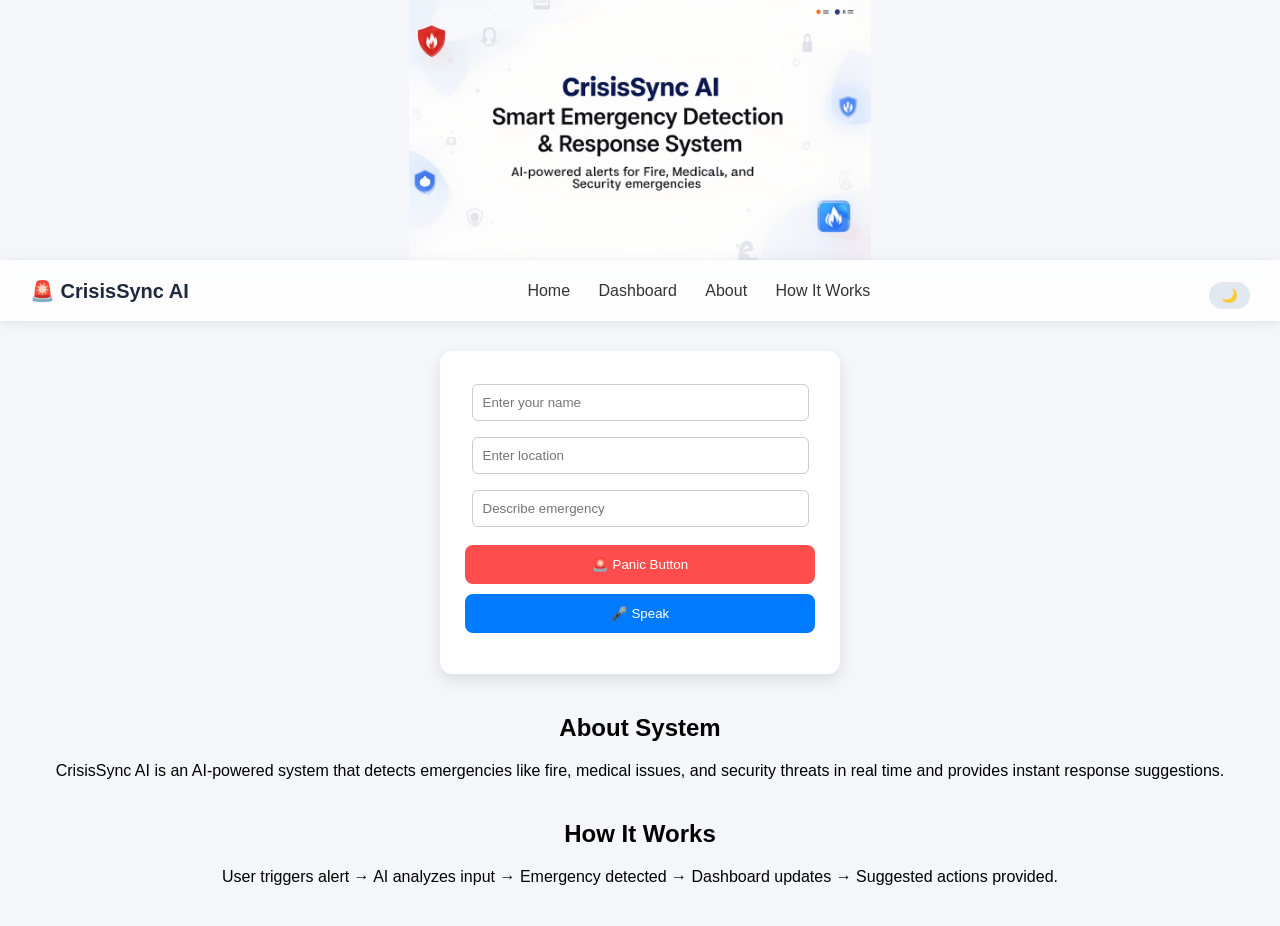
<file: index.html>
<!doctype html>
<html>
  <head>
    <title>CrisisSync AI</title>
   <link rel="stylesheet" href="style.css" />
  </head>

  <body>
    <!-- 🔷 HERO IMAGE -->
    <div class="hero"></div>
    <!-- 🔷 NAVBAR -->
    <div class="navbar">
      <div class="logo">🚨 CrisisSync AI</div>
      <div class="nav-links">
        <a href="index.html">Home</a>
        <a href="dashboard.html">Dashboard</a>
        <a href="#about">About</a>
        <a href="#how">How It Works</a>
      </div>
      <button onclick="toggleDarkMode()" class="toggle-btn">🌙</button>
    </div>
    <!-- 🔔 POPUP -->
    <div id="popup">Alert Sent Successfully!</div>

    <!-- 🔊 SOUND -->
    <audio id="alertSound">
      <source src="alert.mp3" type="audio/mpeg" />
    </audio>

    <!-- 🔷 MAIN UI -->
    <div class="container">
      <input id="name" placeholder="Enter your name" />
      <input id="location" placeholder="Enter location" />
      <input id="message" placeholder="Describe emergency" />

      <button class="panic" onclick="triggerPanic()">🚨 Panic Button</button>
      <button class="voice" onclick="startVoice()">🎤 Speak</button>

      <p id="output"></p>
    </div>

    <!-- 🔷 ABOUT -->
    <div id="about" style="margin: 40px">
      <h2>About System</h2>
      <p>
        CrisisSync AI is an AI-powered system that detects emergencies like
        fire, medical issues, and security threats in real time and provides
        instant response suggestions.
      </p>
    </div>

    <!-- 🔷 HOW IT WORKS -->
    <div id="how" style="margin: 40px">
      <h2>How It Works</h2>
      <p>
        User triggers alert → AI analyzes input → Emergency detected → Dashboard
        updates → Suggested actions provided.
      </p>
    </div>

    <script src="script.js"></script>
  </body>
</html>
</file>
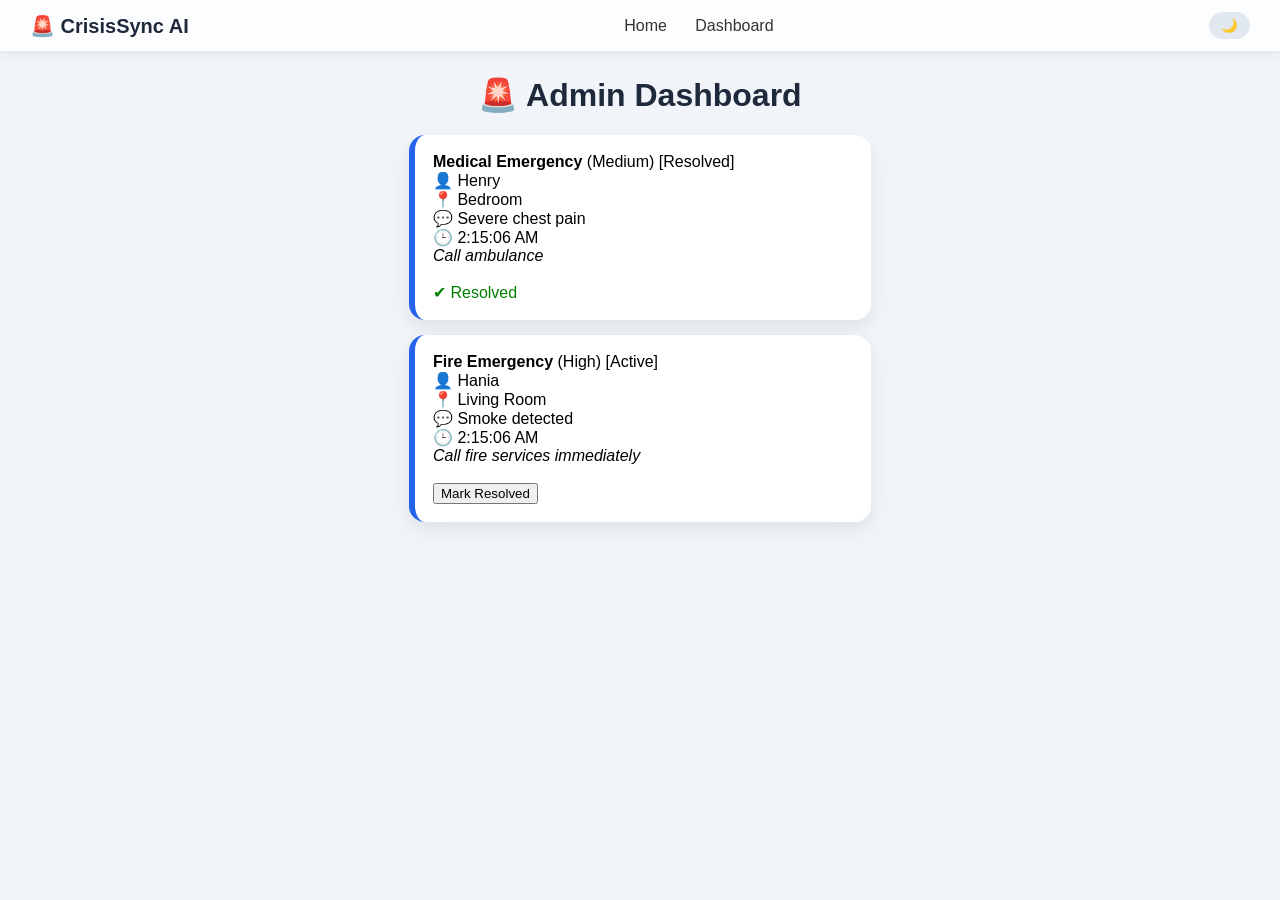
<file: dashboard.html>
<!doctype html>
<html>
  <head>
    <title>Dashboard</title>

    <style>
      body {
        font-family: Arial;
        background: #f1f5f9;
        margin: 0;
        text-align: center;
      }

      /* 🔷 NAVBAR */
      .navbar {
        position: sticky;
        top: 0;
        z-index: 1000;

        display: flex;
        justify-content: space-between;
        align-items: center;

        padding: 12px 30px;

        background: rgba(255, 255, 255, 0.8);
        backdrop-filter: blur(10px);

        box-shadow: 0 2px 10px rgba(0, 0, 0, 0.08);
      }

      .logo {
        font-size: 20px;
        font-weight: bold;
        color: #1e293b;
      }

      .nav-links a {
        margin: 0 12px;
        text-decoration: none;
        color: #333;
        font-weight: 500;
      }

      .nav-links a:hover {
        color: #2563eb;
      }
      .toggle-btn {
        background: #e2e8f0;
        border: none;
        padding: 6px 12px;
        border-radius: 20px;
        cursor: pointer;
        width: auto;
      }

      .toggle-btn:hover {
        background: #cbd5e1;
      }
      .dark {
        background: #1e1e1e;
        color: white;
      }

      .dark .container {
        background: #2c2c2c;
      }

      .dark input {
        background: #333;
        color: white;
        border: 1px solid #555;
      }

      .dark #output {
        color: white;
      }
      h1 {
        margin-top: 25px;
        color: #1e293b;
      }

      /* 🔷 CARD (UPGRADED ONLY UI) */
      .card {
        background: white;
        padding: 18px;
        margin: 15px auto;
        width: 420px;

        border-radius: 16px;
        border-left: 6px solid #2563eb;
        text-align: left;

        box-shadow: 0 8px 20px rgba(0, 0, 0, 0.08);
        transition: 0.2s;
      }

      .card:hover {
        transform: translateY(-3px);
      }
    </style>
  </head>

  <body>
    <!-- 🔷 NAVBAR -->
    <div class="navbar">
      <div class="logo">🚨 CrisisSync AI</div>
      <div class="nav-links">
        <a href="index.html">Home</a>
        <a href="dashboard.html">Dashboard</a>
      </div>
      <button onclick="toggleDarkMode()" class="toggle-btn">🌙</button>
    </div>
    <h1>🚨 Admin Dashboard</h1>

    <div id="alerts"></div>

    <script>
      function toggleDarkMode() {
        document.body.classList.toggle("dark");
      }
      async function load() {
        const data = [
  {
    type: "Fire Emergency",
    priority: "High",
    status: "Active",
    name: "Hania",
    location: "Living Room",
    message: "Smoke detected",
    time: new Date().toLocaleTimeString(),
    suggestion: "Call fire services immediately"
  },
  {
    type: "Medical Emergency",
    priority: "Medium",
    status: "Resolved",
    name: "Henry",
    location: "Bedroom",
    message: "Severe chest pain",
    time: new Date().toLocaleTimeString(),
    suggestion: "Call ambulance"
  }
];

        let html = "";

        data
          .slice()
          .reverse()
          .forEach((a) => {
            html += `
        <div class="card">
          <b>${a.type}</b> (${a.priority}) [${a.status}]<br>
          👤 ${a.name}<br>
          📍 ${a.location}<br>
          💬 ${a.message}<br>
          🕒 ${a.time}<br>
          <i>${a.suggestion}</i><br><br>

          ${
            a.status === "Active"
              ? `<button onclick="resolve(${Math.random()})">Mark Resolved</button>`
              : `<span style="color:green;">✔ Resolved</span>`
          }
        </div>
        `;
          });

        document.getElementById("alerts").innerHTML = html;
      }

      async function resolve(id) {
        alert("Marked as resolved (demo mode)");
        load();
      }

      setInterval(load, 3000);
      load();
    </script>
  </body>
</html>
</file>
<file: style.css>
body {
        font-family: Arial, sans-serif;
        background: #f4f6f9;
        text-align: center;
        margin: 0;
        padding: 0;
      }

      /* 🔷 NAVBAR */
      .navbar {
        position: sticky;
        top: 0;
        z-index: 1000;

        display: flex;
        justify-content: space-between;
        align-items: center;

        padding: 12px 30px;

        background: rgba(255, 255, 255, 0.8);
        backdrop-filter: blur(10px);

        box-shadow: 0 2px 10px rgba(0, 0, 0, 0.08);
      }

      .logo {
        font-size: 20px;
        font-weight: bold;
        color: #1e293b;
      }

      .nav-links a {
        margin: 0 12px;
        text-decoration: none;
        color: #333;
        font-weight: 500;
      }

      .nav-links a:hover {
        color: #2563eb;
      }

      /* 🔷 HERO */
      .hero {
        background: url("header.png") center/contain no-repeat;
        background-color: #f4f6f9;
        height: 260px;
        display: flex;
        justify-content: center;
        align-items: center;
        color: white;
        text-shadow: 0 2px 5px rgba(0, 0, 0, 0.5);
        font-size: 24px;
        font-weight: bold;
      }

      /* 🔷 CONTAINER */
      .container {
        background: white;
        width: 350px;
        margin: 30px auto;
        padding: 25px;
        border-radius: 12px;
        box-shadow: 0 6px 15px rgba(0, 0, 0, 0.1);
      }

      input {
        width: 90%;
        padding: 10px;
        margin: 8px 0;
        border-radius: 6px;
        border: 1px solid #ccc;
      }

      button {
        padding: 12px;
        border: none;
        border-radius: 8px;
        cursor: pointer;
        margin-top: 10px;
      }
      .toggle-btn {
        background: #e2e8f0;
        border: none;
        padding: 6px 12px;
        border-radius: 20px;
        cursor: pointer;
        width: auto;
      }

      .toggle-btn:hover {
        background: #cbd5e1;
      }
      .panic {
        background: #ff4d4d;
        color: white;
        width: 100%;
      }

      .panic:hover {
        background: #e60000;
      }

      .voice {
        background: #007bff;
        color: white;
        width: 100%;
      }

      .voice:hover {
        background: #0056b3;
      }

      #output {
        margin-top: 15px;
        font-weight: bold;
        color: #222;
      }

      /* 🔔 POPUP */
      #popup {
        display: none;
        position: fixed;
        top: 20px;
        right: 20px;
        background: #28a745;
        color: white;
        padding: 12px;
        border-radius: 6px;
      }

      /* 🌙 DARK MODE */
      .dark {
        background: #1e1e1e;
        color: white;
      }

      .dark .container {
        background: #2c2c2c;
      }

      .dark input {
        background: #333;
        color: white;
        border: 1px solid #555;
      }

      .dark #output {
        color: white;
      }
</file>
